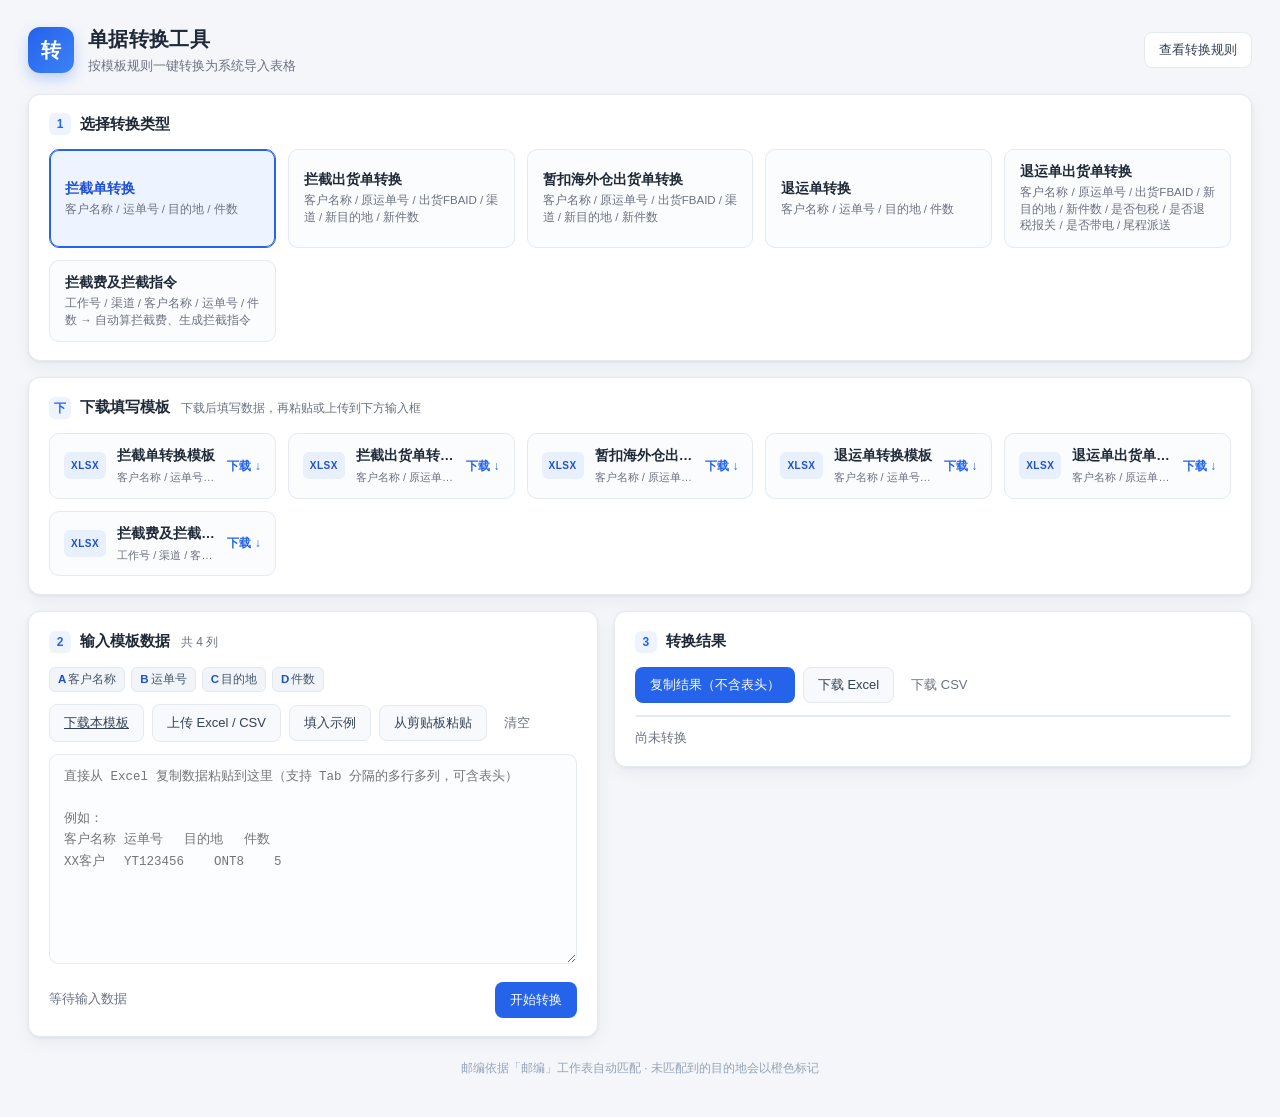
<file: bill-converter/index.html>
<!DOCTYPE html>
<html lang="zh-CN">
<head>
<meta charset="UTF-8">
<meta name="viewport" content="width=device-width, initial-scale=1.0">
<title>单据转换工具 · 拦截单 / 出货单</title>
<link rel="stylesheet" href="style.css">
</head>
<body>
<div class="app">

  <header class="topbar">
    <div class="brand">
      <div class="brand-mark">转</div>
      <div>
        <h1>单据转换工具</h1>
        <p>按模板规则一键转换为系统导入表格</p>
      </div>
    </div>
    <div class="topbar-actions">
      <button class="btn btn-ghost" id="btnRules">查看转换规则</button>
    </div>
  </header>

  <section class="card type-card">
    <div class="card-title"><span class="step">1</span> 选择转换类型</div>
    <div class="type-tabs" id="typeTabs">
      <button class="type-tab active" data-type="拦截单转换">
        <span class="tab-name">拦截单转换</span>
        <span class="tab-desc">客户名称 / 运单号 / 目的地 / 件数</span>
      </button>
      <button class="type-tab" data-type="拦截出货单转换">
        <span class="tab-name">拦截出货单转换</span>
        <span class="tab-desc">客户名称 / 原运单号 / 出货FBAID / 渠道 / 新目的地 / 新件数</span>
      </button>
      <button class="type-tab" data-type="暂扣海外仓出货单转换">
        <span class="tab-name">暂扣海外仓出货单转换</span>
        <span class="tab-desc">客户名称 / 原运单号 / 出货FBAID / 渠道 / 新目的地 / 新件数</span>
      </button>
      <button class="type-tab" data-type="退运单转换">
        <span class="tab-name">退运单转换</span>
        <span class="tab-desc">客户名称 / 运单号 / 目的地 / 件数</span>
      </button>
      <button class="type-tab" data-type="退运单出货单转换">
        <span class="tab-name">退运单出货单转换</span>
        <span class="tab-desc">客户名称 / 原运单号 / 出货FBAID / 新目的地 / 新件数 / 是否包税 / 是否退税报关 / 是否带电 / 尾程派送</span>
      </button>
      <button class="type-tab" data-type="拦截费及拦截指令">
        <span class="tab-name">拦截费及拦截指令</span>
        <span class="tab-desc">工作号 / 渠道 / 客户名称 / 运单号 / 件数 → 自动算拦截费、生成拦截指令</span>
      </button>
    </div>
    <div class="fee-notice" id="feeNotice" hidden>⚠ 仅限美线非A6渠道拆柜前拦截费用</div>
  </section>

  <section class="card template-card">
    <div class="card-title"><span class="step">下</span> 下载填写模板
      <span class="title-hint">下载后填写数据，再粘贴或上传到下方输入框</span>
    </div>
    <div class="template-list">
      <a class="template-item" href="templates/拦截单转换模板.xlsx" download="拦截单转换模板.xlsx">
        <span class="tpl-icon">XLSX</span>
        <span class="tpl-body">
          <span class="tpl-name">拦截单转换模板</span>
          <span class="tpl-cols">客户名称 / 运单号 / 目的地 / 件数</span>
        </span>
        <span class="tpl-dl">下载 ↓</span>
      </a>
      <a class="template-item" href="templates/拦截出货单转换模板.xlsx" download="拦截出货单转换模板.xlsx">
        <span class="tpl-icon">XLSX</span>
        <span class="tpl-body">
          <span class="tpl-name">拦截出货单转换模板</span>
          <span class="tpl-cols">客户名称 / 原运单号 / 出货FBAID / 渠道 / 新目的地 / 新件数</span>
        </span>
        <span class="tpl-dl">下载 ↓</span>
      </a>
      <a class="template-item" href="templates/暂扣海外仓出货单转换模板.xlsx" download="暂扣海外仓出货单转换模板.xlsx">
        <span class="tpl-icon">XLSX</span>
        <span class="tpl-body">
          <span class="tpl-name">暂扣海外仓出货单转换模板</span>
          <span class="tpl-cols">客户名称 / 原运单号 / 出货FBAID / 渠道 / 新目的地 / 新件数</span>
        </span>
        <span class="tpl-dl">下载 ↓</span>
      </a>
      <a class="template-item" href="templates/退运单转换模板.xlsx" download="退运单转换模板.xlsx">
        <span class="tpl-icon">XLSX</span>
        <span class="tpl-body">
          <span class="tpl-name">退运单转换模板</span>
          <span class="tpl-cols">客户名称 / 运单号 / 目的地 / 件数</span>
        </span>
        <span class="tpl-dl">下载 ↓</span>
      </a>
      <a class="template-item" href="templates/退运单出货单转换模板.xlsx" download="退运单出货单转换模板.xlsx">
        <span class="tpl-icon">XLSX</span>
        <span class="tpl-body">
          <span class="tpl-name">退运单出货单转换模板</span>
          <span class="tpl-cols">客户名称 / 原运单号 / 出货FBAID / 新目的地 / 新件数 / 是否包税 / 是否退税报关 / 是否带电 / 尾程派送</span>
        </span>
        <span class="tpl-dl">下载 ↓</span>
      </a>
      <a class="template-item" href="templates/拦截费及拦截指令模板.xlsx" download="拦截费及拦截指令模板.xlsx">
        <span class="tpl-icon">XLSX</span>
        <span class="tpl-body">
          <span class="tpl-name">拦截费及拦截指令模板</span>
          <span class="tpl-cols">工作号 / 渠道 / 客户名称 / 运单号 / 件数</span>
        </span>
        <span class="tpl-dl">下载 ↓</span>
      </a>
    </div>
  </section>

  <div class="workspace">

    <section class="card input-card">
      <div class="card-title">
        <span class="step">2</span> 输入模板数据
        <span class="title-hint" id="inputHint"></span>
      </div>

      <div class="cols-info" id="colsInfo"></div>

      <div class="input-toolbar">
        <a class="btn btn-soft" id="btnTpl" href="templates/拦截单转换模板.xlsx" download>下载本模板</a>
        <label class="btn btn-soft">
          <input type="file" id="fileInput" accept=".xlsx,.xls,.csv" hidden>
          上传 Excel / CSV
        </label>
        <button class="btn btn-soft" id="btnSample">填入示例</button>
        <button class="btn btn-soft" id="btnPaste">从剪贴板粘贴</button>
        <button class="btn btn-text" id="btnClear">清空</button>
      </div>

      <textarea id="inputText" spellcheck="false" placeholder="直接从 Excel 复制数据粘贴到这里（支持 Tab 分隔的多行多列，可含表头）&#10;&#10;例如：&#10;客户名称	运单号	目的地	件数&#10;XX客户	YT123456	ONT8	5"></textarea>

      <div class="parse-bar">
        <span id="parseStatus" class="parse-status">等待输入数据</span>
        <button class="btn btn-primary" id="btnConvert">开始转换</button>
      </div>

      <div class="preview-wrap" id="previewWrap" hidden>
        <div class="sub-title">输入数据预览</div>
        <div class="table-scroll small"><table id="previewTable"></table></div>
      </div>
    </section>

    <section class="card output-card">
      <div class="card-title">
        <span class="step">3</span> 转换结果
        <span class="title-hint" id="outputHint"></span>
      </div>

      <div class="output-toolbar">
        <button class="btn btn-primary" id="btnCopy">复制结果（不含表头）</button>
        <button class="btn btn-soft" id="btnDownload">下载 Excel</button>
        <button class="btn btn-text" id="btnDownloadCsv">下载 CSV</button>
      </div>

      <div class="table-scroll" id="outputScroll">
        <table id="outputTable"></table>
      </div>

      <div class="output-foot" id="outputFoot">尚未转换</div>
    </section>

  </div>

  <section class="card rules-card" id="rulesCard" hidden>
    <div class="card-title"><span class="step">规</span> 当前转换规则 <button class="btn btn-text" id="btnCloseRules">收起</button></div>
    <p class="rules-note">规则来自「转换.xlsx」第一个子表格的第 2 / 3 / 4 行。若与预期不符，请以原始表格为准。</p>
    <div class="table-scroll"><table id="rulesTable"></table></div>
  </section>

  <footer class="foot">
    邮编依据「邮编」工作表自动匹配 · 未匹配到的目的地会以橙色标记
  </footer>
</div>

<div class="toast" id="toast"></div>

<script src="xlsx.full.min.js"></script>
<script src="data.js"></script>
<script src="core.js"></script>
<script src="app.js"></script>
</body>
</html>
</file>
<file: bill-converter/style.css>
* { box-sizing: border-box; }
:root{
  --bg:#f4f6fa;
  --card:#ffffff;
  --text:#1f2937;
  --muted:#6b7280;
  --line:#e5e9f0;
  --primary:#2563eb;
  --primary-dark:#1d4ed8;
  --primary-soft:#eef4ff;
  --warn:#d97706;
  --warn-soft:#fff7e8;
  --ok:#059669;
  --shadow:0 1px 3px rgba(16,24,40,.06),0 6px 18px rgba(16,24,40,.05);
}
html,body{margin:0;padding:0;}
body{
  background:var(--bg);
  color:var(--text);
  font-family:-apple-system,BlinkMacSystemFont,"Segoe UI","PingFang SC","Microsoft YaHei",Arial,sans-serif;
  font-size:14px;
  line-height:1.5;
}
.app{max-width:1440px;margin:0 auto;padding:24px 28px 40px;}

.topbar{display:flex;align-items:center;justify-content:space-between;margin-bottom:18px;}
.brand{display:flex;align-items:center;gap:14px;}
.brand-mark{
  width:46px;height:46px;border-radius:12px;background:linear-gradient(135deg,#2563eb,#3b82f6);
  color:#fff;font-size:20px;font-weight:700;display:flex;align-items:center;justify-content:center;
  box-shadow:0 6px 14px rgba(37,99,235,.25);
}
.brand h1{margin:0;font-size:20px;letter-spacing:.3px;}
.brand p{margin:2px 0 0;color:var(--muted);font-size:13px;}

.btn{
  border:1px solid transparent;border-radius:8px;padding:8px 14px;font-size:13px;cursor:pointer;
  font-family:inherit;transition:all .16s;white-space:nowrap;display:inline-flex;align-items:center;justify-content:center;gap:5px;
}
.btn:active{transform:translateY(1px);}
.btn-primary{background:var(--primary);color:#fff;}
.btn-primary:hover{background:var(--primary-dark);}
.btn-soft{background:#f7f9fc;border-color:var(--line);color:#334155;}
.btn-soft:hover{background:var(--primary-soft);border-color:#bfd3f5;color:var(--primary-dark);}
.btn-ghost{background:#fff;border-color:var(--line);color:#334155;}
.btn-ghost:hover{border-color:#bfd3f5;color:var(--primary-dark);}
.btn-text{background:transparent;color:var(--muted);padding:8px 8px;}
.btn-text:hover{color:var(--primary);}

.card{background:var(--card);border:1px solid var(--line);border-radius:12px;padding:18px 20px;box-shadow:var(--shadow);margin-bottom:16px;}
.card-title{display:flex;align-items:center;gap:9px;font-size:15px;font-weight:600;margin-bottom:14px;}
.step{
  width:22px;height:22px;border-radius:6px;background:var(--primary-soft);color:var(--primary);
  font-size:12px;display:inline-flex;align-items:center;justify-content:center;font-weight:700;
}
.title-hint{font-weight:400;color:var(--muted);font-size:12px;margin-left:2px;}

.type-tabs{display:grid;grid-template-columns:repeat(auto-fit,minmax(220px,1fr));gap:12px;}
.type-tab{
  text-align:left;background:#fbfcfe;border:1px solid var(--line);border-radius:10px;padding:13px 15px;
  cursor:pointer;font-family:inherit;color:var(--text);transition:all .16s;
}
.type-tab:hover{border-color:#b9cdf0;background:var(--primary-soft);}
.type-tab.active{border-color:var(--primary);background:var(--primary-soft);box-shadow:inset 0 0 0 1px var(--primary);}
.tab-name{display:block;font-weight:600;font-size:14px;margin-bottom:3px;}
.type-tab.active .tab-name{color:var(--primary-dark);}
.tab-desc{display:block;color:var(--muted);font-size:11.5px;line-height:1.45;}

.fee-notice{
  margin-top:12px;padding:10px 14px;border-radius:8px;
  background:#fff1f0;border:1px solid #ffccc7;color:#d4380d;
  font-size:13px;font-weight:600;line-height:1.5;
}

.template-list{display:grid;grid-template-columns:repeat(auto-fit,minmax(220px,1fr));gap:12px;}
.template-item{
  display:flex;align-items:center;gap:11px;text-decoration:none;color:var(--text);
  border:1px solid var(--line);border-radius:10px;padding:12px 14px;background:#fbfcfe;transition:all .16s;
}
.template-item:hover{border-color:var(--primary);background:var(--primary-soft);box-shadow:0 2px 10px rgba(37,99,235,.1);}
.tpl-icon{
  flex:none;background:#e8f0fe;color:var(--primary-dark);font-size:10px;font-weight:700;
  letter-spacing:.5px;border-radius:6px;padding:6px 7px;
}
.tpl-body{display:flex;flex-direction:column;min-width:0;flex:1;}
.tpl-name{font-size:13.5px;font-weight:600;white-space:nowrap;overflow:hidden;text-overflow:ellipsis;}
.tpl-cols{font-size:11px;color:var(--muted);margin-top:3px;white-space:nowrap;overflow:hidden;text-overflow:ellipsis;}
.tpl-dl{flex:none;font-size:12px;color:var(--primary);font-weight:600;}

.workspace{display:grid;grid-template-columns:minmax(0,1fr) minmax(0,1.12fr);gap:16px;align-items:start;}
.input-card,.output-card{margin-bottom:0;}

.cols-info{display:flex;flex-wrap:wrap;gap:6px;margin-bottom:12px;}
.col-chip{background:#f1f5f9;border:1px solid #e2e8f0;border-radius:6px;padding:3px 8px;font-size:11.5px;color:#475569;}
.col-chip b{color:var(--primary-dark);font-weight:600;margin-right:2px;}

.input-toolbar,.output-toolbar{display:flex;flex-wrap:wrap;gap:8px;margin-bottom:12px;align-items:center;}
textarea#inputText{
  width:100%;min-height:210px;resize:vertical;border:1px solid var(--line);border-radius:9px;background:#fcfdff;
  padding:12px 14px;font-family:ui-monospace,SFMono-Regular,Consolas,"Courier New",monospace;
  font-size:12.5px;line-height:1.7;color:#1f2937;outline:none;tab-size:4;
}
textarea#inputText:focus{border-color:var(--primary);box-shadow:0 0 0 3px rgba(37,99,235,.1);}

.parse-bar{display:flex;align-items:center;justify-content:space-between;gap:10px;margin-top:12px;}
.parse-status{font-size:12.5px;color:var(--muted);}
.parse-status.ok{color:var(--ok);}
.parse-status.warn{color:var(--warn);}

.preview-wrap{margin-top:16px;border-top:1px dashed var(--line);padding-top:14px;}
.sub-title{font-size:12.5px;font-weight:600;color:#475569;margin-bottom:8px;}

.table-scroll{overflow:auto;border:1px solid var(--line);border-radius:9px;max-height:520px;background:#fff;}
.table-scroll.small{max-height:230px;}
table{border-collapse:collapse;width:100%;font-size:12.5px;white-space:nowrap;}
th,td{border-bottom:1px solid var(--line);border-right:1px solid var(--line);padding:8px 10px;text-align:left;}
th{background:#f7f9fc;color:#475569;font-weight:600;position:sticky;top:0;z-index:1;font-size:12px;}
tr:last-child td{border-bottom:none;}
td:last-child,th:last-child{border-right:none;}
tbody tr:hover{background:#f8fbff;}
td.missing{background:var(--warn-soft);color:var(--warn);font-weight:600;}
td.empty-time{background:#fff8f0;color:#b45309;}

.output-foot{margin-top:12px;font-size:12.5px;color:var(--muted);}
.output-foot.ok{color:var(--ok);}
.output-foot.warn{color:var(--warn);}

.rules-note{color:var(--muted);font-size:12.5px;margin:0 0 12px;}
.rules-card .btn-text{padding:2px 8px;margin-left:auto;}
.foot{text-align:center;color:#94a3b8;font-size:12px;margin-top:22px;}

.toast{
  position:fixed;left:50%;bottom:34px;transform:translate(-50%,20px);
  background:#111827;color:#fff;padding:10px 18px;border-radius:9px;font-size:13px;
  opacity:0;pointer-events:none;transition:all .25s;z-index:99;box-shadow:0 8px 24px rgba(0,0,0,.2);
}
.toast.show{opacity:1;transform:translate(-50%,0);}

@media(max-width:1000px){
  .workspace{grid-template-columns:1fr;}
  .type-tabs{grid-template-columns:1fr;}
  .template-list{grid-template-columns:1fr;}
  .app{padding:16px;}
}
</file>
